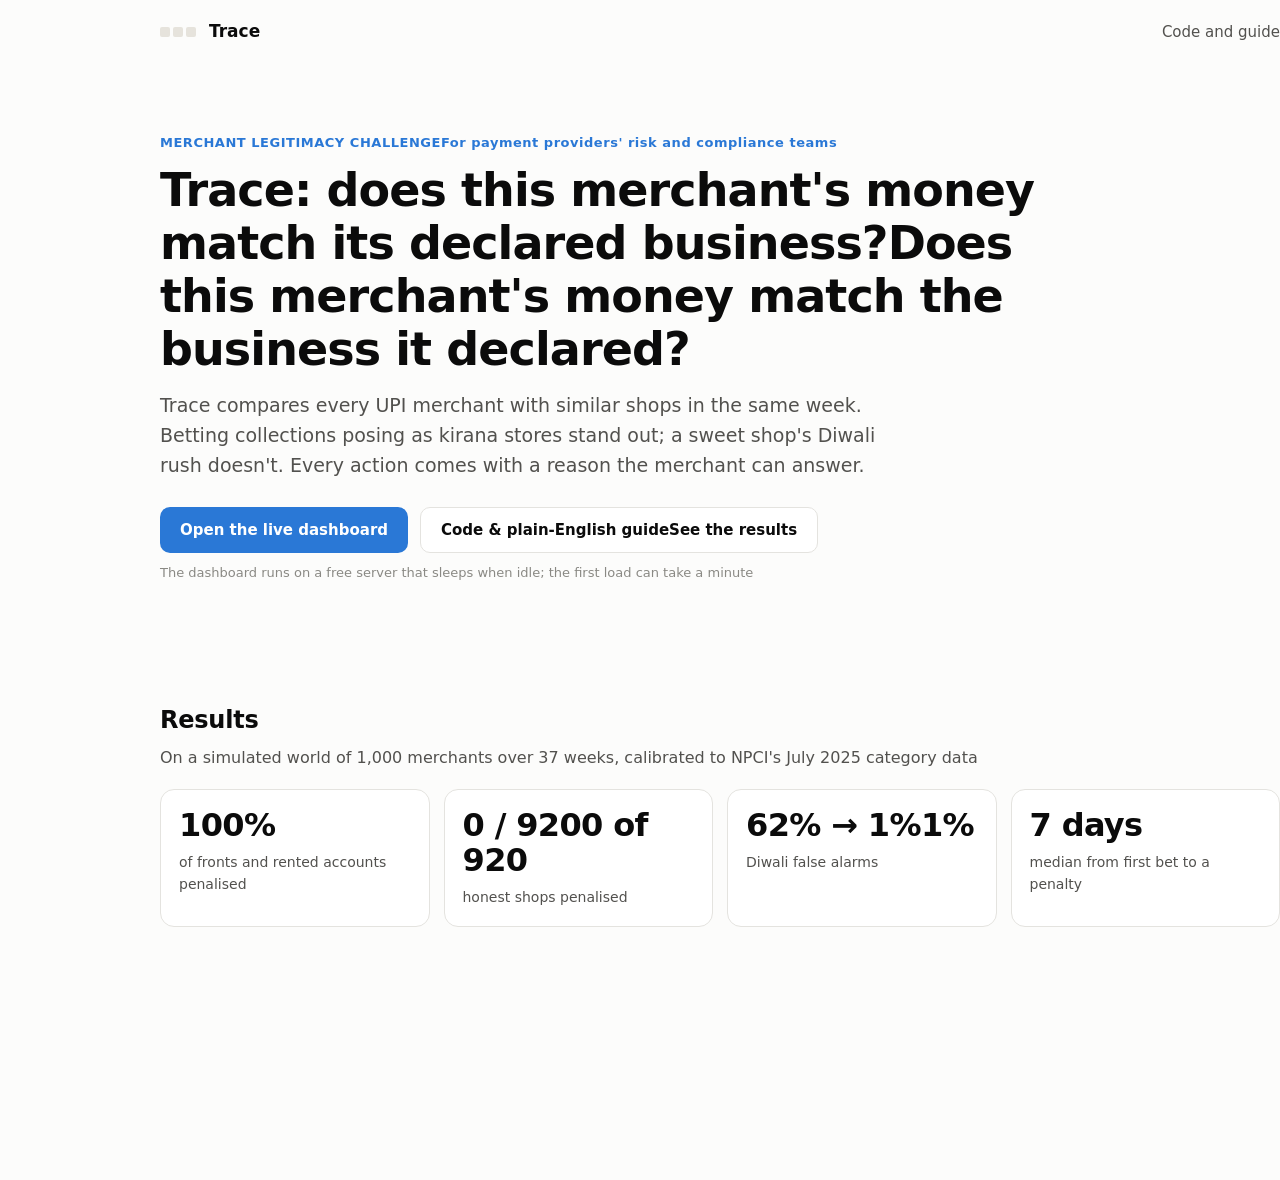
<file: unslop-story/story.html>
<!doctype html>
<html lang="en">
<head>
<meta charset="utf-8">
<title>Trace landing page: unslop story</title>
<meta name="unslop-steps" content="Spacing, Color and type, Copy, Details and visual">
<meta name="unslop-frame" content="136 0 1168">
<!-- Story file for a short video: the original landing page (step 0) unslopping itself into the current one.
     unslop by Damir Sokolovsky (@heydamir), CC BY 4.0. Fonts: IBM Plex, SIL Open Font License (fonts/OFL-IBM-Plex.txt). -->
<style>
  @font-face { font-family: "Plex Sans"; src: url(fonts/ibm-plex-sans-latin-400-normal.woff2) format("woff2"); font-weight: 400; }
  @font-face { font-family: "Plex Sans"; src: url(fonts/ibm-plex-sans-latin-500-normal.woff2) format("woff2"); font-weight: 500; }
  @font-face { font-family: "Plex Sans"; src: url(fonts/ibm-plex-sans-latin-600-normal.woff2) format("woff2"); font-weight: 600 700; }
  @font-face { font-family: "Plex Mono"; src: url(fonts/ibm-plex-mono-latin-400-normal.woff2) format("woff2"); font-weight: 400; }
  @font-face { font-family: "Plex Mono"; src: url(fonts/ibm-plex-mono-latin-500-normal.woff2) format("woff2"); font-weight: 500 700; }

  /* ---------------- step 0: the original page, as it was ---------------- */
  * { box-sizing: border-box; }
  html, body { margin: 0; }
  body { width: 1440px; min-height: 1180px; background-color: #fcfcfb; color: #0b0b0b;
         font: 16px/1.6 system-ui, -apple-system, "Segoe UI", Roboto, sans-serif; }
  main { width: 1168px; margin: 0 auto; padding: 0 24px 64px; }
  nav { display: flex; align-items: center; justify-content: space-between; height: 64px; }
  .logo { display: flex; align-items: center; gap: 10px; font-weight: 600; font-size: 17px; color: #0b0b0b; }
  .navlink { color: #52514e; font-size: 15px; }
  .pip { display: inline-block; width: 10px; height: 10px; border-radius: 2px; background-color: #e6e3dc; margin-right: 3px; }

  .hero { display: grid; grid-template-columns: 1fr 0fr; column-gap: 0px; align-items: center; padding: 16px 0 24px; }
  .copy { min-width: 0; }
  .eyebrow { color: #2a78d6; font-weight: 600; letter-spacing: 0.04em; font-size: 13px; margin: 0; }
  .eyebrow .from { text-transform: uppercase; }
  h1 { font-size: 46px; line-height: 1.15; font-weight: 700; letter-spacing: -0.02em; margin: 10px 0 14px; max-width: 900px; }
  .lede { font-size: 19px; line-height: 1.6; color: #52514e; max-width: 720px; margin: 0 0 26px; }
  .cta { display: flex; gap: 12px; }
  .btn { display: inline-flex; align-items: center; height: 46px; padding: 0 20px; border-radius: 10px; font-weight: 600; font-size: 15px; }
  .primary { background-color: #2a78d6; color: #ffffff; }
  .secondary { background-color: #ffffff; color: #0b0b0b; border: 1px solid #e4e3df; }
  .note { color: #8a8984; font-size: 13px; margin: 10px 0 0; }

  .preview-col { min-width: 0; overflow: hidden; }
  .preview { width: 520px; background-color: #ffffff; border: 1px solid rgba(17,24,39,0.08); border-radius: 16px; padding: 24px;
             box-shadow: 0 8px 24px rgba(0,0,0,0.06); }
  .pv-head { display: flex; justify-content: space-between; gap: 16px; padding-bottom: 16px; border-bottom: 1px solid rgba(17,24,39,0.08); }
  .pv-id { font: 500 16px/1.4 "Plex Mono", monospace; }
  .pv-meta { color: #6b7487; font-size: 13px; }
  .pv-title { font-size: 13px; color: #6b7487; margin: 20px 0 4px; }
  .cmp { padding: 12px 0; border-bottom: 1px solid rgba(17,24,39,0.08); }
  .cmp:last-of-type { border-bottom: 0; }
  .cmp-top { display: flex; justify-content: space-between; gap: 12px; font-size: 14px; }
  .fig-s { font: 13px "Plex Mono", monospace; color: #4b5565; }
  .bars { display: grid; grid-template-columns: 64px 1fr; gap: 6px 10px; align-items: center; margin-top: 8px; font-size: 12px; color: #6b7487; }
  .track { height: 6px; background-color: #eef1f5; border-radius: 3px; }
  .fill { height: 6px; border-radius: 3px; }
  .pv-foot { margin-top: 16px; padding: 12px 14px; background-color: #eceff4; border-radius: 10px; font-size: 13px; color: #4b5565; }

  h2 { font-size: 24px; font-weight: 700; letter-spacing: -0.01em; margin: 40px 0 6px; }
  .sub { color: #52514e; margin: 0 0 18px; font-size: 16px; }
  .stats { display: grid; grid-template-columns: repeat(4, 1fr); gap: 14px; }
  .stat { background-color: #ffffff; border: 1px solid #e4e3df; border-radius: 14px; padding: 18px; }
  .fig { font-size: 32px; line-height: 1.1; font-weight: 700; letter-spacing: -0.02em; }
  .lab { color: #52514e; font-size: 14px; margin-top: 8px; }

  /* ---------------- step 1: spacing on the 4px scale ---------------- */
  .s1 .hero { padding: 48px 0 64px; }
  .s1 .eyebrow { margin: 0 0 16px; }
  .s1 h1 { margin: 0 0 20px; }
  .s1 .lede { margin: 0 0 32px; }
  .s1 .note { margin: 16px 0 0; }
  .s1 h2 { margin: 48px 0 8px; }
  .s1 .sub { margin: 0 0 24px; }
  .s1 .stats { gap: 12px; }
  .s1 .stat { padding: 20px; }
  .s1 .lab { margin-top: 12px; }

  /* ---------------- step 2: ink-grey neutrals, one cobalt accent, IBM Plex ---------------- */
  .s2 body { background-color: #f5f7fa; color: #111827; font-family: "Plex Sans", system-ui, sans-serif; }
  .s2 .logo { color: #111827; }
  .s2 .navlink { color: #4b5565; }
  .s2 .eyebrow { color: #6b7487; font-weight: 400; letter-spacing: 0; font-size: 14px; }
  .s2 h1 { font-weight: 500; letter-spacing: -0.03em; line-height: 1.06; font-size: 52px; }
  .s2 .lede { color: #4b5565; font-size: 18px; }
  .s2 .btn { font-weight: 500; }
  .s2 .primary { background-color: #1f5fae; }
  .s2 .secondary { color: #111827; border-color: rgba(17,24,39,0.10); }
  .s2 .note { color: #6b7487; }
  .s2 h2 { font-weight: 500; font-size: 28px; }
  .s2 .sub { color: #4b5565; }
  .s2 .stat { border-color: rgba(17,24,39,0.08); }
  .s2 .fig { font-weight: 500; font-family: "Plex Mono", monospace; letter-spacing: 0; font-size: 30px; }
  .s2 .lab { color: #111827; }
  .s2 .pip.on1 { background-color: #1f5fae; }

  /* ---------------- step 3: copy ---------------- */

  /* ---------------- step 4: details and the product preview ---------------- */
  .s4 .hero { grid-template-columns: 1fr 1fr; column-gap: 48px; }
  .s4 h1 { font-size: 50px; }
  .s4 .btn { border-radius: 10px; }
  .s4 .stat { border-radius: 12px; }
  .s4 .preview-col { overflow: visible; }
</style>
</head>
<body>
<main>
  <nav data-gap="hero">
    <div class="logo" data-in="2"><span><i class="pip on1"></i><i class="pip on1"></i><i class="pip"></i></span>Trace</div>
    <span class="navlink" data-in="2">Code and guide</span>
  </nav>

  <div class="hero">
    <div class="copy">
      <p class="eyebrow swap" data-at="3" data-gap="hero" data-slop="Tracked caps"><span class="from">Merchant Legitimacy Challenge</span><span class="to">For payment providers' risk and compliance teams</span></p>
      <h1 class="swap" data-at="3" data-gap="hero" data-slop="Weight 700"><span class="from">Trace: does this merchant's money match its declared business?</span><span class="to">Does this merchant's money match the business it declared?</span></h1>
      <p class="lede" data-gap="hero">Trace compares every UPI merchant with similar shops in the same week. Betting collections posing as kirana stores stand out; a sweet shop's Diwali rush doesn't. Every action comes with a reason the merchant can answer.</p>
      <div class="cta" data-gap="hero">
        <span class="btn primary">Open the live dashboard</span>
        <span class="btn secondary swap" data-at="3"><span class="from">Code &amp; plain-English guide</span><span class="to">See the results</span></span>
      </div>
      <p class="note" data-gap="hero">The dashboard runs on a free server that sleeps when idle; the first load can take a minute</p>
    </div>

    <div class="preview-col">
      <div class="preview" data-in="4">
        <div class="pv-head">
          <div><div class="pv-id">M0002</div><div class="pv-meta">Declared as kirana · Pune, tier 2 · expects ₹48,000/month</div></div>
          <div style="display:flex;align-items:center;white-space:nowrap"><i class="pip" style="background-color:#c2410c"></i><i class="pip" style="background-color:#c2410c"></i><i class="pip" style="background-color:#c2410c"></i><i class="pip" style="background-color:#c2410c"></i><i class="pip"></i><span style="color:#c2410c;font-weight:500;font-size:14px;margin-left:6px">Review</span></div>
        </div>
        <p class="pv-title">This merchant vs similar kirana stores in tier-2 cities</p>
        <div class="cmp"><div class="cmp-top"><span>Money received during cricket match hours</span><span class="fig-s">57% vs 10%</span></div>
          <div class="bars"><span>M0002</span><div class="track"><div class="fill" style="width:57%;background-color:#1f5fae"></div></div><span>Peers</span><div class="track"><div class="fill" style="width:10%;background-color:#b8bfcc"></div></div></div></div>
        <div class="cmp"><div class="cmp-top"><span>Money sent straight back out the same day</span><span class="fig-s">86% vs 24%</span></div>
          <div class="bars"><span>M0002</span><div class="track"><div class="fill" style="width:86%;background-color:#1f5fae"></div></div><span>Peers</span><div class="track"><div class="fill" style="width:24%;background-color:#b8bfcc"></div></div></div></div>
        <div class="cmp"><div class="cmp-top"><span>Takings vs turnover declared at sign-up</span><span class="fig-s">21.9× vs 1.1×</span></div>
          <div class="bars"><span>M0002</span><div class="track"><div class="fill" style="width:100%;background-color:#1f5fae"></div></div><span>Peers</span><div class="track"><div class="fill" style="width:5%;background-color:#b8bfcc"></div></div></div></div>
        <div class="pv-foot">UPI ID found on a public betting page; shares phones, a bank account and gamblers with 6 other merchants</div>
      </div>
    </div>
  </div>

  <h2>Results</h2>
  <p class="sub">On a simulated world of 1,000 merchants over 37 weeks, calibrated to NPCI's July 2025 category data</p>
  <div class="stats">
    <div class="stat" data-radius><div class="fig">100%</div><div class="lab">of fronts and rented accounts penalised</div></div>
    <div class="stat"><div class="fig swap" data-at="3"><span class="from">0 / 920</span><span class="to">0 of 920</span></div><div class="lab">honest shops penalised</div></div>
    <div class="stat"><div class="fig swap" data-at="3"><span class="from">62% → 1%</span><span class="to">1%</span></div><div class="lab">Diwali false alarms</div></div>
    <div class="stat" data-radius><div class="fig">7 days</div><div class="lab">median from first bet to a penalty</div></div>
  </div>
</main>
</body>
</html>
</file>
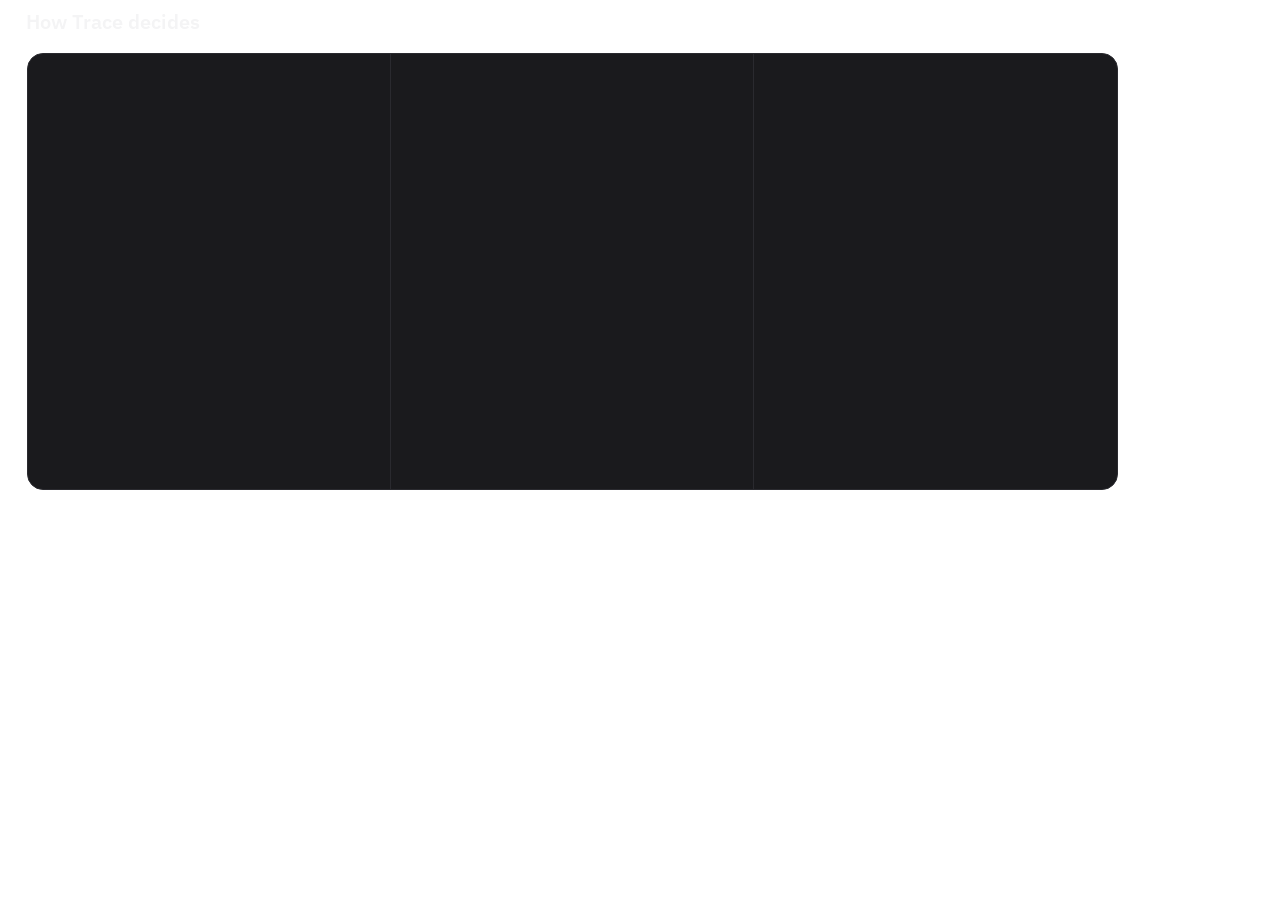
<file: app/assets/how_trace_decides.html>
<!doctype html>
<html lang="en">
<head>
<meta charset="utf-8">
<meta name="viewport" content="width=device-width, initial-scale=1">
<title>How Trace decides</title>
<style>
@font-face{font-family:"Plex Sans";font-weight:400;src:url([data-uri]) format("woff2");}
@font-face{font-family:"Plex Sans";font-weight:600;src:url([data-uri]) format("woff2");}
@font-face{font-family:"Plex Mono";font-weight:400;src:url([data-uri]) format("woff2");}

:root{
  --bg:transparent; --card:#1a1a1d; --line:#2a2a2f; --ink:#f4f4f5; --soft:#a8a8ad; --dim:#7d7d82;
  --grey:#6b6b70; --blue:#6490d8; --gold:#c4904a; --orange:#d4784a; --red:#c4605e;
}
*{box-sizing:border-box;margin:0;padding:0}
html,body{height:100%;background:var(--bg);overflow:hidden}
#wrap{position:fixed;inset:0}
/* The design is 1134 x 528 and scales to fit any window */
#stage{position:relative;width:1134px;height:528px;transform-origin:top left;font-family:"Plex Sans",system-ui,sans-serif;color:var(--ink);-webkit-font-smoothing:antialiased}
.abs{position:absolute}
#heading{left:26px;top:8px;font-weight:600;font-size:20px;line-height:28px;white-space:nowrap}
#card{left:26.5px;top:52.5px;width:1091px;height:437px;background:var(--card);border:1px solid var(--line);border-radius:16px}
.vdiv{top:52.5px;height:437px;width:1px;background:var(--line)}
.num{font-family:"Plex Mono",monospace;font-size:14px;color:var(--dim);line-height:18px;white-space:nowrap}
.cap{font-family:"Plex Mono",monospace;font-size:15.5px;line-height:20.5px;color:var(--dim);width:300px}
.hr{height:1px;width:300px;background:var(--line);top:319px}
.title{font-weight:600;font-size:20px;line-height:26px;white-space:nowrap}
.body{font-size:17.5px;line-height:28px;color:var(--soft);width:300px}
.item{will-change:transform,opacity}
.glow{position:absolute;top:-9px;width:60px;height:28px;opacity:0;filter:blur(2px);pointer-events:none}
/* section 1 */
.lrow{display:flex;justify-content:space-between;width:300px;font-size:16px;line-height:20px;color:#d6d6d9}
.track{width:300px;height:10px;border-radius:5px;background:#2b2b2e;overflow:hidden}
.fill{height:100%;border-radius:5px}
/* section 3 */
.bar{width:55.5px;border-radius:6px 6px 0 0}
.bnum{width:55.5px;text-align:center;font-family:"Plex Mono",monospace;font-size:16px;line-height:20px;color:#fff}
.blab{width:60px;text-align:center;font-size:14.5px;line-height:18px;color:var(--soft);white-space:nowrap}
</style>
</head>
<body>
<div id="wrap"><div id="stage">
  <div id="heading" class="abs">How Trace decides</div>
  <div id="card" class="abs"></div>
  <div class="abs vdiv" style="left:390px"></div>
  <div class="abs vdiv" style="left:753px"></div>
</div></div>

<script>
(function(){
  const stage = document.getElementById('stage');
  // live values, filled in by app/dashboard.py
  const __SHOP=__SHOP_VAL__, __PEERS=__PEERS_VAL__;
  const C = [58.5, 422.5, 785.5];
  const clamp=(x,a=0,b=1)=>Math.min(b,Math.max(a,x));
  const eExpo=x=>{x=clamp(x);return x>=1?1:1-Math.pow(2,-10*x);};      // fast start, long soft landing
  const eQuart=x=>1-Math.pow(1-clamp(x),4);
  const eIO=x=>{x=clamp(x);return x<.5?4*x*x*x:1-Math.pow(-2*x+2,3)/2;}; // slow-fast-slow
  const eBack=x=>{x=clamp(x);const c1=1.1,c3=c1+1;return 1+c3*Math.pow(x-1,3)+c1*Math.pow(x-1,2);}; // gentle settle
  const lerp=(a,b,t)=>a+(b-a)*t;
  const seg=(s,t0,d)=>clamp((s-t0)/d);

  function el(html,cls,style){const d=document.createElement('div');d.className='abs '+(cls||'');if(style)d.style.cssText=style;d.innerHTML=html||'';stage.appendChild(d);return d;}
  function fadeUp(e,s,t0,d,dy=10){const k=eExpo((s-t0)/d);e.style.opacity=k;e.style.transform=`translateY(${(1-k)*dy}px)`;}

  const sections=[
    {num:'01',cap:__PEER_CAP__,title:'Compare with peers',body:'Each merchant against similar shops in the same week, so festival rushes stay normal'},
    {num:'02',cap:__LINK_CAP__,title:'Follow the links',body:'Shared phones, bank accounts and gamblers tie fronts to known betting accounts'},
    {num:'03',cap:__LADDER_CAP__,title:'Ask before you punish',body:'Every action has a reason; money is held only with a second source of evidence'}
  ];
  sections.forEach((S,i)=>{
    S.numEl=el(S.num,'num',`left:${C[i]}px;top:83px`);
    S.capEl=el(S.cap,'cap',`left:${C[i]}px;top:257px`);
    S.hrEl =el('','hr',`left:${C[i]}px;transform-origin:left`);
    S.titleEl=el(S.title,'title',`left:${C[i]}px;top:344px`);
    S.bodyEl=el(S.body,'body',`left:${C[i]}px;top:378px`);
  });

  /* ---------- section 1: tracks draw, bars fill, glow rides the tip ---------- */
  const bar=(color,glow,top)=>el(
    `<div class="track" style="transform-origin:left"><div class="fill" style="background:${color}"></div></div>`+
    `<div class="glow" style="background:radial-gradient(closest-side,${glow},rgba(0,0,0,0))"></div>`,
    '',`left:${C[0]}px;top:${top}px;width:300px;height:10px`);
  const s1={
    L1:el('<span>'+__SHOP_LABEL__+'</span><span class="p">'+__SHOP+'%</span>','lrow',`left:${C[0]}px;top:151px`),
    L2:el('<span>Similar shops</span><span class="p">'+__PEERS+'%</span>','lrow',`left:${C[0]}px;top:202px`),
    B1:bar('var(--orange)','rgba(236,138,92,.75)',178.5),
    B2:bar('#7a7a82','rgba(170,170,180,.55)',230)
  };
  ['B1','B2'].forEach(k=>{const b=s1[k];b.track=b.querySelector('.track');b.fill=b.querySelector('.fill');b.glow=b.querySelector('.glow');});
  s1.p1=s1.L1.querySelector('.p'); s1.p2=s1.L2.querySelector('.p');

  /* ---------- section 2: ripple, lines shoot out, nodes land, rings trace ---------- */
  const NS='http://www.w3.org/2000/svg';
  const mk=(n,a)=>{const e=document.createElementNS(NS,n);for(const k in a)e.setAttribute(k,a[k]);return e;};
  const svg=mk('svg',{class:'abs',width:300,height:110,viewBox:'0 0 300 110'});
  svg.style.cssText=`left:${C[1]}px;top:125px;overflow:visible`;stage.appendChild(svg);
  const P={o1:[45.5,28],o2:[204.5,33],o3:[50,90.5],c:[126,58],h1:[266.5,63],h2:[202,92.5]};
  const ripples=[0,1].map(()=>{const r=mk('circle',{cx:P.c[0],cy:P.c[1],r:12,fill:'none',stroke:'#c4605e','stroke-width':1.5});svg.appendChild(r);return r;});
  const lineDefs=[['o1',0.55],['o3',0.67],['o2',0.79]];     // draw outward from the center
  const lines=lineDefs.map(([k,t0])=>{
    const len=Math.hypot(P[k][0]-P.c[0],P[k][1]-P.c[1]);
    const l=mk('line',{x1:P.c[0],y1:P.c[1],x2:P[k][0],y2:P[k][1],stroke:'#3d3d41','stroke-width':2,'stroke-linecap':'round','stroke-dasharray':len});
    l.dataset.len=len;l.dataset.t0=t0;l.dataset.key=k;svg.appendChild(l);return l;});
  const dot=(k,r,fill)=>{const c=mk('circle',{cx:0,cy:0,r,fill});svg.appendChild(c);return c;};
  const nodes={c:dot('c',12.5,'#c4605e'),o1:dot('o1',8,'#d4784a'),o2:dot('o2',8,'#d4784a'),o3:dot('o3',8,'#d4784a')};
  const rings=['h1','h2'].map(k=>{
    const r=8.5,circ=2*Math.PI*r;
    const c=mk('circle',{cx:0,cy:0,r,fill:'none',stroke:'#6a6a6f','stroke-width':2,'stroke-dasharray':circ});
    c.dataset.circ=circ;c.dataset.key=k;svg.appendChild(c);return c;});

  /* ---------- section 3: baseline draws, bars rise one by one ---------- */
  const BASE=212.5, BW=55.5, GAP=5;
  const base=el('','',`left:${C[2]}px;top:${BASE}px;width:300px;height:1px;background:#34343a;transform-origin:left`);
  const bars=[
    {n:__N0__,lab:'Monitor', h:10.5,c:'var(--grey)'},
    {n:__N1__, lab:'Ask',     h:23.5,c:'var(--blue)'},
    {n:__N2__,  lab:'Friction',h:36.5,c:'var(--gold)'},
    {n:__N3__, lab:'Review',  h:49.5,c:'var(--orange)'},
    {n:__N4__,  lab:'Offboard',h:62.5,c:'var(--red)'}
  ];
  bars.forEach((b,i)=>{
    b.x=C[2]+i*(BW+GAP);
    b.e=el('','bar',`left:${b.x}px;top:${BASE}px;height:0px;background:${b.c}`);
    b.ne=el('0','bnum',`left:${b.x}px;top:${BASE-28}px`);
    b.le=el(b.lab,'blab',`left:${b.x-2.25}px;top:${BASE+8}px`);
  });

  /* ---------- timeline ---------- */
  const START=[0.6,0.6,0.6];   // all three sections play together
  const TOTAL=START[2]+2.1+0.4;           // finish + 2s hold

  function render(t){
    const hk=eExpo(t/0.6), H=document.getElementById('heading');
    H.style.opacity=hk;H.style.transform=`translateY(${(1-hk)*-6}px)`;
    const ck=eExpo((t-0.1)/0.7), card=document.getElementById('card');
    card.style.opacity=ck;card.style.transform=`translateY(${(1-ck)*12}px)`;
    document.querySelectorAll('.vdiv').forEach(v=>v.style.opacity=ck);

    sections.forEach((S,i)=>{
      const s=t-START[i];
      fadeUp(S.numEl,s,0,0.4,6);
      S.hrEl.style.opacity=1; S.hrEl.style.transform=`scaleX(${eExpo((s-1.1)/0.6)})`;
      fadeUp(S.capEl,s,1.25,0.6);
      fadeUp(S.titleEl,s,1.4,0.6);
      fadeUp(S.bodyEl,s,1.55,0.6);
    });

    /* 01 */
    {const s=t-START[0];
     fadeUp(s1.L1,s,0.15,0.6,8); fadeUp(s1.L2,s,0.27,0.6,8);
     s1.B1.track.style.transform=`scaleX(${eExpo((s-0.1)/0.6)})`;
     s1.B2.track.style.transform=`scaleX(${eExpo((s-0.2)/0.6)})`;
     const r1=seg(s,0.55,0.95), r2=seg(s,0.75,0.95), g1=eIO(r1), g2=eIO(r2);
     const top_=Math.max(__SHOP,__PEERS,1), w1=300*(__SHOP/top_)*g1, w2=300*(__PEERS/top_)*g2;
     s1.B1.fill.style.width=w1+'px'; s1.B2.fill.style.width=w2+'px';
     const gl=(b,w,r)=>{b.glow.style.left=(w-30)+'px';b.glow.style.opacity=(r>0&&r<1)?Math.sin(Math.PI*Math.min(1,r*1.0))*0.95:0;};
     gl(s1.B1,w1,r1); gl(s1.B2,w2,r2);
     s1.p1.textContent=Math.round(__SHOP*g1)+'%'; s1.p2.textContent=Math.round(__PEERS*g2)+'%';}

    /* 02 */
    {const s=t-START[1];
     const ck=eExpo((s-0.1)/0.55), cs=lerp(0.2,1,eBack((s-0.1)/0.6));
     nodes.c.style.opacity=ck; nodes.c.setAttribute('transform',`translate(${P.c[0]},${P.c[1]}) scale(${cs})`);
     ripples.forEach((r,i)=>{const k=seg(s,0.3+i*0.28,1.0);
       r.setAttribute('r',lerp(13,62,eExpo(k)));r.style.opacity=k>0&&k<1?(1-k)*0.55:0;});
     lines.forEach(l=>{const k=eQuart((s-l.dataset.t0)/0.55);l.style.strokeDashoffset=(1-k)*l.dataset.len;
       const nk=(s-(+l.dataset.t0+0.42))/0.5, sc=eBack(nk), n=nodes[l.dataset.key], p=P[l.dataset.key];
       n.style.opacity=clamp(nk*4);n.setAttribute('transform',`translate(${p[0]},${p[1]}) scale(${Math.max(0,sc)})`);});
     rings.forEach((c,i)=>{const k=eQuart((s-(1.2+i*0.15))/0.6),p=P[c.dataset.key];
       c.style.strokeDashoffset=(1-k)*c.dataset.circ;c.style.opacity=k>0?1:0;
       c.setAttribute('transform',`translate(${p[0]},${p[1]}) rotate(-90)`);});}

    /* 03 */
    {const s=t-START[2];
     base.style.transform=`scaleX(${eExpo((s-0.05)/0.6)})`;
     bars.forEach((b,i)=>{
       const t0=0.4+0.14*i, k=eQuart((s-t0)/0.85), hh=b.h*k;
       b.e.style.height=hh+'px'; b.e.style.top=(BASE-hh)+'px';
       b.ne.style.top=(BASE-hh-28)+'px'; b.ne.style.opacity=clamp((s-t0)/0.2);
       b.ne.textContent=Math.round(b.n*k).toLocaleString('en-US');
       fadeUp(b.le,s,t0+0.35,0.5,6);});}
  }

  // Streamlit can size this frame after the page has loaded (width 0 at first), so measure again whenever the
  // frame changes size, and never let the drawing shrink to nothing
  function fit(){const w=innerWidth||document.documentElement.clientWidth||1092, h=innerHeight||document.documentElement.clientHeight||492;
    const k=Math.max(0.3,Math.min(w/1092,h/492,1));stage.style.transform=`scale(${k}) translateX(-26px)`;}
  addEventListener('resize',fit);addEventListener('load',fit);
  if(window.ResizeObserver)new ResizeObserver(fit).observe(document.documentElement);
  fit();setTimeout(fit,300);setTimeout(fit,1500);

  window.__renderAt=render; window.__TOTAL=TOTAL;
  const manual=/[?&]manual/.test(location.search);
  const reduce=false;  // plays even when the computer asks for reduced motion (the owner's choice)
  render(0);
  function play(){let t0=null;(function tick(ts){if(t0===null)t0=ts;const t=(ts-t0)/1000;render(Math.min(t,TOTAL));if(t<TOTAL)requestAnimationFrame(tick);})(performance.now());}
  // if the site's opening intro (app/assets/trace_intro.html) is still covering the page, wait for it to fade
  function introGone(){try{const o=parent.document.getElementById('trace-intro');
    return !o||getComputedStyle(o).visibility==='hidden'||+getComputedStyle(o).opacity<0.05;}catch(e){return true;}}
  function whenReady(fn){const t0=Date.now();(function wait(){if(introGone()||Date.now()-t0>5000)fn();else setTimeout(wait,100);})();}
  if(reduce){render(TOTAL);} else if(!manual){whenReady(()=>requestAnimationFrame(()=>play()));addEventListener('click',play);}
})();
</script>
</body>
</html>
</file>
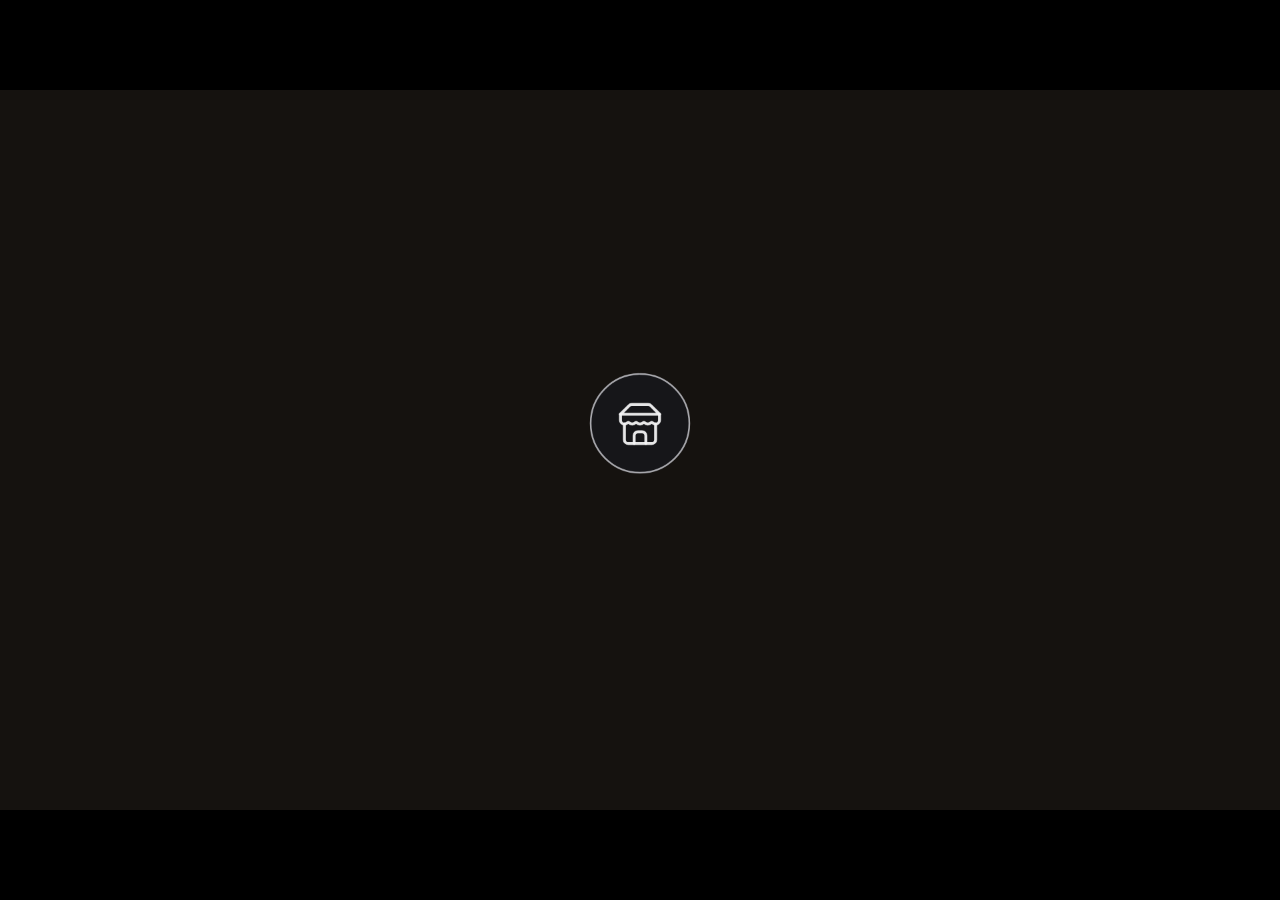
<file: explained/video/intro.html>
<!doctype html>
<html lang="en">
<head>
<meta charset="utf-8">
<meta name="viewport" content="width=device-width, initial-scale=1">
<title>Trace intro film</title>
<link rel="stylesheet" href="fonts.css">
<style>
  /* One 1920 x 1080 stage, drawn entirely by render(t) below and scaled to fit the window. */
  html, body { margin: 0; height: 100%; background: #000; overflow: hidden; }
  #wrap { position: fixed; inset: 0; display: grid; place-items: center; }
  canvas { width: min(100vw, 177.78vh); height: min(56.25vw, 100vh); display: block; }
  /* force the browser to load the three faces before the first frame */
  .preload { position: absolute; opacity: 0; pointer-events: none; }
</style>
</head>
<body>
<div id="wrap"><canvas id="c" width="1920" height="1080"></canvas></div>
<span class="preload" style="font-family:'Plex Sans';font-weight:400">a</span>
<span class="preload" style="font-family:'Plex Sans';font-weight:600">a</span>
<span class="preload" style="font-family:'Plex Mono'">a</span>
<script>
/*
  Trace: opening film, 47.5 seconds. "One shop, one day, one continuous shot."
  Timed to the voiceover (ElevenLabs, calm take, 46.1 s); the word times came from forced alignment.
    0.1   "Imagine a small bakery in Lucknow": the shop draws itself; "Sharma Bakes" types at 3.0
    8.1   "All day, customers scan its QR code": local payments; ₹200 at 11.6, ₹300 at 12.9
   14.1   "On the payment provider's screen": the card; ticks on "Real documents" 17.3,
          "Normal payments" 18.5, "Money settled the next morning" 19.8
   22.0   "But behind the counter...": the ticks undo, the day drains to night
   25.4   "At eight at night": clock to 8 PM, the camera pulls back over India; payments pour in at 27.8;
          Delhi 29.6, Mumbai 30.3, Kolkata 31.1; ₹500 32.1, ₹1,000 33.2, ₹500 34.4
   35.8   "And by midnight": 12 AM; "the money is gone" 36.8: it fans straight out
   38.5   "It's not a bakery": push back in, the ring turns red; "It's a betting front" 40.0
   42.6   black; "Introducing..." 44.2: the mark draws; "Trace" 45.3: the name opens
  Everything is a pure function of t, so the export can step it frame by frame at 60 fps.
*/
const W = 1920, H = 1080, TOTAL = 47.5;
const cv = document.getElementById("c"), ctx = cv.getContext("2d");

// ------------------------------------------------------------- palette (the dashboard's)
const COL = {
  ink: "#F4F4F5", soft: "#A8A8AD", dim: "#7D7D82", line: "#2C2C2F", card: "#17171A",
  grey: "#6B6B70", blue: "#6490D8", gold: "#C4904A", orange: "#D4784A", red: "#C4605E", map: "#3A3A41",
};
const BG_MORNING = [21, 18, 15], BG_DAY = [17, 17, 19], BG_NIGHT = [10, 11, 15];

// ------------------------------------------------------------- easing
const clamp = (x, a = 0, b = 1) => Math.min(b, Math.max(a, x));
const seg = (t, t0, d) => clamp((t - t0) / d);
const eExpo = (x) => (x = clamp(x), x >= 1 ? 1 : 1 - Math.pow(2, -10 * x));             // fast start, long soft landing
const eQuart = (x) => 1 - Math.pow(1 - clamp(x), 4);
const eIO = (x) => (x = clamp(x), x < 0.5 ? 4 * x * x * x : 1 - Math.pow(-2 * x + 2, 3) / 2); // slow, fast, slow
const eSine = (x) => -(Math.cos(Math.PI * clamp(x)) - 1) / 2;
const eBack = (x) => { x = clamp(x); const c1 = 1.15, c3 = c1 + 1; return 1 + c3 * Math.pow(x - 1, 3) + c1 * Math.pow(x - 1, 2); };
const lerp = (a, b, t) => a + (b - a) * t;
const mix = (c1, c2, t) => c1.map((v, i) => Math.round(lerp(v, c2[i], t)));
const hex = (h) => [1, 3, 5].map((i) => parseInt(h.slice(i, i + 2), 16));
const rgb = (c, a = 1) => `rgba(${c[0]},${c[1]},${c[2]},${a})`;

// seeded random, so every render is identical
function rng(seed) { let s = seed >>> 0; return () => ((s = (s * 1664525 + 1013904223) >>> 0) / 4294967296); }

// ------------------------------------------------------------- India, as a faint field of dots
// approximate mainland outline (longitude, latitude): good enough for a dotted silhouette
const INDIA = [[68.4,23.7],[69.8,24.2],[71.0,24.6],[70.1,25.7],[69.6,26.8],[70.6,27.7],[72.3,28.4],[73.4,29.9],[74.0,30.5],[74.6,31.0],
  [75.3,32.2],[74.7,32.5],[74.3,33.0],[73.8,34.3],[74.5,35.0],[76.5,35.8],[78.0,35.5],[78.8,34.3],[78.4,32.5],[79.0,31.0],[80.3,30.2],
  [80.1,28.8],[81.0,28.4],[83.0,27.4],[84.0,27.3],[86.0,26.6],[88.1,26.4],[89.8,26.8],[92.1,26.9],[94.2,27.6],[96.0,28.2],[97.3,27.8],
  [96.2,27.1],[95.2,26.6],[94.6,25.2],[94.2,23.8],[93.2,22.3],[92.4,22.0],[92.2,23.5],[91.4,24.0],[91.9,25.1],[90.0,25.3],[88.6,25.2],
  [88.6,24.3],[88.9,23.0],[89.0,21.9],[88.2,21.6],[87.0,21.6],[86.6,20.4],[85.1,19.5],[83.4,18.0],[82.3,17.0],[81.3,16.4],[80.1,15.5],
  [80.3,13.1],[79.9,12.0],[79.3,10.3],[78.2,8.9],[77.5,8.1],[76.3,9.5],[75.8,11.2],[74.8,12.9],[74.1,14.8],[73.4,16.5],[72.8,19.0],
  [72.6,21.0],[70.2,20.9],[69.0,22.4],[68.4,23.7]];
const SHOP_LL = [80.95, 26.85];           // Lucknow
const K = 74;                              // world units per degree
const W_LL = (lon, lat) => [(lon - SHOP_LL[0]) * K, (SHOP_LL[1] - lat) * K];
function inside(lon, lat) {
  let c = false;
  for (let i = 0, j = INDIA.length - 1; i < INDIA.length; j = i++) {
    const [xi, yi] = INDIA[i], [xj, yj] = INDIA[j];
    if ((yi > lat) !== (yj > lat) && lon < ((xj - xi) * (lat - yi)) / (yj - yi) + xi) c = !c;
  }
  return c;
}
const MAP = [];
for (let lat = 8; lat <= 36; lat += 0.62) for (let lon = 68; lon <= 97.5; lon += 0.62) if (inside(lon, lat)) MAP.push(W_LL(lon, lat));
const CITIES = { Delhi: [77.21, 28.61], Mumbai: [72.88, 19.08], Kolkata: [88.36, 22.57], Bengaluru: [77.59, 12.97],
  Hyderabad: [78.49, 17.39], Chennai: [80.27, 13.08], Jaipur: [75.79, 26.91], Patna: [85.14, 25.59], Ahmedabad: [72.57, 23.02], Pune: [73.86, 18.52] };
function randomLand(r, minDist) {
  for (;;) {
    const lon = 68.5 + r() * 28.5, lat = 8.3 + r() * 27.5;
    if (!inside(lon, lat)) continue;
    const w = W_LL(lon, lat);
    if (Math.hypot(w[0], w[1]) >= minDist) return w;
  }
}

// ------------------------------------------------------------- the camera
// screen = anchor + (world - cam) * scale. Day: the shop at (700, 500), life size. Night: all of India.
const CAM_DAY = { a: [700, 500], c: [0, 0], s: 1 };
const CAM_NIGHT = { a: [960, 548], c: W_LL(82.6, 22.4), s: 0.38 };
const CAM_END = { a: [960, 470], c: [0, 0], s: 1 };
function camera(t) {
  // the shop starts centred, then slides left to make room for the provider's card
  const room = eIO(seg(t, 13.3, 1.2));
  CAM_DAY.a = [lerp(960, 700, room), 500];
  const out = eIO(seg(t, 24.9, 2.6)), back = eIO(seg(t, 38.2, 1.7));
  const A = out < 1 ? CAM_DAY : CAM_NIGHT, B = out < 1 ? CAM_NIGHT : CAM_END, k = out < 1 ? out : back;
  // a slow drift keeps the night shot alive
  const drift = out >= 1 && back <= 0 ? Math.sin((t - 27.5) * 0.35) * 0.006 : 0;
  return { a: [lerp(A.a[0], B.a[0], k), lerp(A.a[1], B.a[1], k)], c: [lerp(A.c[0], B.c[0], k), lerp(A.c[1], B.c[1], k)],
    s: lerp(A.s, B.s, k) * (1 + drift) };
}
const toScreen = (cam, w) => [cam.a[0] + (w[0] - cam.c[0]) * cam.s, cam.a[1] + (w[1] - cam.c[1]) * cam.s];

// ------------------------------------------------------------- payments
// a payment is a dot that travels a gentle curve into the shop, leaving a short fading trail
function curve(o, k) { // quadratic bezier from o to the shop (0,0), bowed to one side
  const mx = o[0] / 2, my = o[1] / 2, d = Math.hypot(o[0], o[1]) || 1;
  return [mx + (-o[1] / d) * d * 0.22 * k, my + (o[0] / d) * d * 0.22 * k];
}
const bez = (o, c, u) => [(1 - u) * (1 - u) * o[0] + 2 * (1 - u) * u * c[0], (1 - u) * (1 - u) * o[1] + 2 * (1 - u) * u * c[1]];

const DAY_PAY = (() => {
  const r = rng(3), list = [];
  // arrival times; "Two hundred rupees" is spoken at 11.6 and "Three hundred" at 12.9
  const arrivals = [9.0, 9.9, 10.8, 11.6, 12.9, 13.6], amounts = [140, 260, 180, 200, 300, 90];
  arrivals.map((a) => a - 1.5).forEach((t0, i) => {
    const ang = -2.4 + r() * 4.2, dist = 300 + r() * 160;
    const o = [Math.cos(ang) * dist, Math.sin(ang) * dist * 0.75];
    list.push({ t0, dur: 1.5, o, c: curve(o, r() < 0.5 ? 1 : -1), amt: amounts[i] });
  });
  return list;
})();

const NIGHT_PAY = (() => {
  const r = rng(11), list = [];
  const amounts = [500, 1000, 500, 500, 2000, 1000, 500, 5000, 500, 1000];
  // arrivals ramp up as the match goes on: inverse of a rising rate
  const N = 190, start = 27.6, end = 34.8;   // every bet lands before "the money's gone" (36.9)
  for (let i = 0; i < N; i++) {
    const q = i / N, t0 = start + (end - start) * Math.pow(q, 0.62) + (r() - 0.5) * 0.08;
    const o = randomLand(r, 160);
    list.push({ t0, dur: 1.35 + r() * 0.6, o, c: curve(o, r() < 0.5 ? 1 : -1), amt: amounts[Math.floor(r() * amounts.length)] });
  }
  // the three the narrator calls out: Delhi, Mumbai, Kolkata
  [["Delhi", 29.7], ["Mumbai", 30.4], ["Kolkata", 31.2]].forEach(([city, t0]) => {
    const o = W_LL(...CITIES[city]);
    list.push({ t0, dur: 1.6, o, c: curve(o, city === "Mumbai" ? -1 : 1), amt: 500, city });
  });
  return list.sort((a, b) => a.t0 - b.t0);
})();

const PAYOUT = (() => { // midnight: the money fans out to many accounts
  const r = rng(29), list = [];
  for (let i = 0; i < 44; i++) list.push({ t0: 36.9 + r() * 0.45, dur: 1.0 + r() * 0.5, d: randomLand(r, 220) });
  return list;
})();

// the narrator's beats, shown as tags beside the shop
const CALLOUTS = [{ t: 32.1, txt: "₹500" }, { t: 33.2, txt: "₹1,000" }, { t: 34.4, txt: "₹500" }];

// ------------------------------------------------------------- icons (lucide, 24-unit box)
const STORE = ["m2 7 4.41-4.41A2 2 0 0 1 7.83 2h8.34a2 2 0 0 1 1.42.59L22 7", "M4 12v8a2 2 0 0 0 2 2h12a2 2 0 0 0 2-2v-8",
  "M15 22v-4a2 2 0 0 0-2-2h-2a2 2 0 0 0-2 2v4", "M2 7h20",
  "M22 7v3a2 2 0 0 1-2 2a2.7 2.7 0 0 1-1.59-.63.7.7 0 0 0-.82 0A2.7 2.7 0 0 1 16 12a2.7 2.7 0 0 1-1.59-.63.7.7 0 0 0-.82 0A2.7 2.7 0 0 1 12 12a2.7 2.7 0 0 1-1.59-.63.7.7 0 0 0-.82 0A2.7 2.7 0 0 1 8 12a2.7 2.7 0 0 1-1.59-.63.7.7 0 0 0-.82 0A2.7 2.7 0 0 1 4 12a2 2 0 0 1-2-2V7"].map((d) => new Path2D(d));
function icon(paths, cx, cy, size, color, alpha, lw = 1.6) {
  ctx.save(); ctx.globalAlpha *= alpha; ctx.translate(cx - size / 2, cy - size / 2); ctx.scale(size / 24, size / 24);
  ctx.strokeStyle = color; ctx.lineWidth = lw; ctx.lineCap = "round"; ctx.lineJoin = "round";
  paths.forEach((p) => ctx.stroke(p)); ctx.restore();
}
function check(cx, cy, size, color, u) { // a tick that draws itself (u 0..1)
  if (u <= 0) return;
  ctx.save(); ctx.translate(cx - size / 2, cy - size / 2); ctx.scale(size / 24, size / 24);
  const len = 22.6; ctx.setLineDash([len, len]); ctx.lineDashOffset = len * (1 - u);
  ctx.strokeStyle = color; ctx.lineWidth = 2.2; ctx.lineCap = "round"; ctx.lineJoin = "round";
  ctx.beginPath(); ctx.moveTo(4, 12); ctx.lineTo(9, 17); ctx.lineTo(20, 6); ctx.stroke(); ctx.restore();
}

// ------------------------------------------------------------- text helpers
const SANS = (w, px) => `${w} ${px}px "Plex Sans", system-ui, sans-serif`;
const MONO = (px) => `400 ${px}px "Plex Mono", ui-monospace, monospace`;
function text(s, x, y, font, color, alpha = 1, align = "left") {
  if (alpha <= 0) return;
  ctx.save(); ctx.globalAlpha *= alpha; ctx.font = font; ctx.fillStyle = color; ctx.textAlign = align; ctx.textBaseline = "alphabetic";
  ctx.fillText(s, x, y); ctx.restore();
}
function typed(s, u) { return s.slice(0, Math.round(s.length * clamp(u))); }

// ------------------------------------------------------------- clock
function minutesAt(t) {
  if (t < 8) return 7 * 60;
  if (t < 21.5) return lerp(7 * 60, 18 * 60 + 30, eSine(seg(t, 8, 13.5)));
  if (t < 25.4) return 18 * 60 + 30;
  if (t < 25.9) return lerp(18 * 60 + 30, 20 * 60, eQuart(seg(t, 25.4, 0.5)));   // "At eight at night"
  if (t < 36.0) return lerp(20 * 60, 24 * 60, seg(t, 26.6, 9.4));                 // "...by midnight"
  return 24 * 60;
}
function clockLabel(m) {
  m = Math.floor(m / 5) * 5; let h = Math.floor(m / 60) % 24; const mm = m % 60;
  const ap = h >= 12 ? "PM" : "AM"; h = h % 12 || 12;
  return `${String(h).padStart(2, "0")}:${String(mm).padStart(2, "0")} ${ap}`;
}

// ------------------------------------------------------------- the frame
function render(t) {
  // background: warm morning, neutral day, cold night
  const toDay = eIO(seg(t, 4, 6)), toNight = eIO(seg(t, 22.0, 2.5)), toBlack = eIO(seg(t, 42.6, 0.9));
  let bg = mix(mix(BG_MORNING, BG_DAY, toDay), BG_NIGHT, toNight);
  bg = mix(bg, [0, 0, 0], toBlack);
  ctx.fillStyle = rgb(bg); ctx.fillRect(0, 0, W, H);

  const cam = camera(t), S = toScreen(cam, [0, 0]);
  const scene = 1 - toBlack;                 // everything before the logo fades together
  ctx.save(); ctx.globalAlpha = scene;

  // ---- map of India (night)
  const mapA = eIO(seg(t, 25.1, 2.2)) * (1 - eIO(seg(t, 38.2, 1.2)));
  if (mapA > 0) {
    ctx.fillStyle = COL.map;
    ctx.globalAlpha = scene * mapA * 0.75;
    const r = 2.2;
    for (const w of MAP) { const p = toScreen(cam, w); ctx.beginPath(); ctx.arc(p[0], p[1], r, 0, 6.2832); ctx.fill(); }
    ctx.globalAlpha = scene;
  }

  // ---- local customers (day)
  for (const P of DAY_PAY) drawPayment(t, cam, P, hex(COL.soft), 8, 0.55);

  // ---- night payments and city labels
  for (const P of NIGHT_PAY) drawPayment(t, cam, P, hex(COL.red), 4.2, 0.6);
  for (const P of NIGHT_PAY) if (P.city) {
    const a = eExpo(seg(t, P.t0 - 0.15, 0.35)) * (1 - eQuart(seg(t, P.t0 + 1.25, 0.5)));
    if (a > 0) {
      const p = toScreen(cam, P.o);
      ctx.save(); ctx.globalAlpha *= a; ctx.strokeStyle = COL.red; ctx.lineWidth = 1.5;
      const rr = lerp(6, 22, eExpo(seg(t, P.t0 - 0.15, 0.9)));
      ctx.globalAlpha *= 1 - seg(t, P.t0, 0.9) * 0.7; ctx.beginPath(); ctx.arc(p[0], p[1], rr, 0, 6.2832); ctx.stroke(); ctx.restore();
      text(P.city, p[0] + 16, p[1] - 14, MONO(24), COL.ink, a);
    }
  }

  // ---- midnight: the money leaves
  for (const P of PAYOUT) {
    const u = seg(t, P.t0, P.dur); if (u <= 0 || t > P.t0 + P.dur + 0.6) continue;
    const k = eExpo(u), fade = 1 - seg(t, P.t0 + P.dur, 0.6);
    for (let i = 8; i >= 0; i--) {
      const kk = eExpo(seg(t - i * 0.022, P.t0, P.dur)); if (kk <= 0) continue;
      const p = toScreen(cam, [P.d[0] * kk, P.d[1] * kk]);
      ctx.fillStyle = rgb(hex(COL.gold), (i === 0 ? 1 : (1 - i / 9) * 0.35) * fade);
      ctx.beginPath(); ctx.arc(p[0], p[1], i === 0 ? 4.4 : 3.2 * (1 - i / 12), 0, 6.2832); ctx.fill();
    }
    void k;
  }

  // ---- the shop
  drawShop(t, cam, S);

  // ---- "what the provider sees" card (day)
  drawCard(t, S);

  // ---- money tags beside the shop
  DAY_PAY.forEach((P, i) => tag(t, P.t0 + P.dur, S, `₹${P.amt}`, MONO(32), COL.soft, i % 2 ? 96 : -96, -104, 1.3, i % 2 ? "left" : "right"));
  CALLOUTS.forEach((c, i) => tag(t, c.t, S, c.txt, MONO(40), COL.ink, i === 1 ? 64 : -64, -70, 1.1, i === 1 ? "left" : "right"));

  // ---- running total since 8 PM, then drained at midnight
  drawCounter(t);

  // ---- clock
  const clockA = eExpo(seg(t, 5.2, 1.0)) * (1 - eQuart(seg(t, 39.6, 0.8)));
  if (clockA > 0) {
    text("Lucknow", W - 120, 104, MONO(18), COL.dim, clockA, "right");
    const night = t > 25.4;
    text(clockLabel(minutesAt(t)), W - 120, 146, MONO(36), night ? COL.ink : COL.soft, clockA, "right");
  }
  ctx.restore();

  // ---- Trace: the mark draws itself and the name opens beside it
  drawTrace(t - 43.45);   // the name starts opening 1.85 s in, on "Trace" at 45.3
}

function drawPayment(t, cam, P, color, r, trailA) {
  const u = seg(t, P.t0, P.dur);
  if (u <= 0 || u >= 1) return;
  for (let i = 9; i >= 0; i--) {
    const uu = eIO(seg(t - i * 0.03, P.t0, P.dur)); if (uu <= 0) continue;
    const p = toScreen(cam, bez(P.o, P.c, uu));
    const a = i === 0 ? 1 : (1 - i / 10) * trailA;
    ctx.fillStyle = rgb(color, a * (u < 0.08 ? u / 0.08 : 1));
    ctx.beginPath(); ctx.arc(p[0], p[1], i === 0 ? r : r * (1 - i / 13), 0, 6.2832); ctx.fill();
  }
}

function tag(t, t0, S, s, font, color, dx, dy, life = 1.3, align = "left") {
  const u = seg(t, t0, life); if (u <= 0 || u >= 1) return;
  const a = eExpo(u * 4) * (1 - eQuart(seg(t, t0 + life * 0.55, life * 0.45)));
  text(s, S[0] + dx, S[1] + dy - eExpo(u) * 26, font, color, a, align);
}

function drawShop(t, cam, S) {
  // size follows the camera, but never smaller than a readable node
  const base = Math.max(74 * cam.s, 34);
  // each arrival nudges the ring outward, then it settles
  let bump = 0;
  for (const P of DAY_PAY) { const d = t - (P.t0 + P.dur); if (d > 0 && d < 1) bump += Math.exp(-d * 6) * 6; }
  for (const P of NIGHT_PAY) { const d = t - (P.t0 + P.dur); if (d > 0 && d < 0.6) bump += Math.exp(-d * 9) * 1.4; }
  bump = Math.min(bump, 10);
  const draw = eExpo(seg(t, 0.15, 1.3));                      // the ring traces itself in
  const red = eIO(seg(t, 38.6, 0.9)), nightRed = eIO(seg(t, 31.0, 3.0)) * 0.35;
  const ringCol = mix(mix(hex(COL.soft), hex(COL.red), nightRed), hex(COL.red), red);
  const R = base + bump;
  if (draw > 0) {
    ctx.save();
    ctx.fillStyle = rgb(mix(hex("#17171A"), [0, 0, 0], 0)); ctx.globalAlpha *= draw;
    ctx.beginPath(); ctx.arc(S[0], S[1], R, 0, 6.2832); ctx.fill(); ctx.restore();
    ctx.save(); ctx.strokeStyle = rgb(ringCol); ctx.lineWidth = 2.5; ctx.lineCap = "round";
    ctx.beginPath(); ctx.arc(S[0], S[1], R, -Math.PI / 2, -Math.PI / 2 + 6.2832 * draw); ctx.stroke(); ctx.restore();
    const iconA = eExpo(seg(t, 0.8, 0.9));
    const isz = R * 0.95 * lerp(0.86, 1, eBack(seg(t, 0.8, 0.8)));
    icon(STORE, S[0], S[1] + 1, isz, rgb(mix(hex(COL.ink), hex(COL.red), red)), iconA, 1.5);
  }

  // name and line beneath: typed in, hidden while the camera is out over India, swapped at the reveal
  const out = eIO(seg(t, 24.8, 0.8)) * (1 - eIO(seg(t, 38.6, 0.8)));
  const la = 1 - out;
  const y1 = S[1] + R + 74, y2 = y1 + 42;
  const nameU = seg(t, 2.95, 0.7), lineU = seg(t, 3.6, 0.9);
  const quoted = eIO(seg(t, 38.7, 0.6));
  text(quoted > 0.5 ? "“Sharma Bakes”" : typed("Sharma Bakes", nameU), S[0], y1, SANS(600, 46), COL.ink, la, "center");
  // "Bakery · Lucknow" blurs away; "Betting front" rolls in
  const swap = seg(t, 40.0, 0.9);
  if (swap < 1) {
    ctx.save(); if (swap > 0) ctx.filter = `blur(${eQuart(swap) * 10}px)`;
    text(typed("Bakery  ·  Lucknow", lineU), S[0], y2, MONO(26), COL.soft, la * (1 - eQuart(swap)), "center"); ctx.restore();
  }
  if (swap > 0) {
    const word = "Betting front";
    ctx.save(); ctx.font = MONO(30); const total = ctx.measureText(word).width; ctx.restore();
    let x = S[0] - total / 2;
    for (let i = 0; i < word.length; i++) {
      const ch = word[i], u = eExpo(seg(t, 40.25 + i * 0.03, 0.5));
      ctx.save(); ctx.font = MONO(30); const w = ctx.measureText(ch).width; ctx.restore();
      text(ch, x, y2 + 4 + (1 - u) * 18, MONO(30), COL.red, u);
      x += w;
    }
  }
}

function roundRectPath(x, y, w, h, r) {
  ctx.beginPath(); ctx.moveTo(x + r, y); ctx.arcTo(x + w, y, x + w, y + h, r); ctx.arcTo(x + w, y + h, x, y + h, r);
  ctx.arcTo(x, y + h, x, y, r); ctx.arcTo(x, y, x + w, y, r); ctx.closePath();
}
function drawCard(t, S) {
  const draw = eExpo(seg(t, 14.1, 1.1));
  const out = eIO(seg(t, 23.3, 1.0));
  if (draw <= 0 || out >= 1) return;
  const x = S[0] + 210, y = S[1] - 150, w = 560, h = 300, r = 18;
  const a = 1 - out;
  ctx.save(); ctx.globalAlpha *= a;
  // the outline traces in, then the card fills
  const per = 2 * (w + h);
  ctx.fillStyle = rgb(hex(COL.card), eQuart(seg(t, 14.6, 0.6)));
  roundRectPath(x, y, w, h, r); ctx.fill();
  ctx.setLineDash([per, per]); ctx.lineDashOffset = per * (1 - draw);
  ctx.strokeStyle = COL.line; ctx.lineWidth = 1.5; roundRectPath(x, y, w, h, r); ctx.stroke(); ctx.setLineDash([]);
  // a hairline ties the card to the shop
  const tie = eExpo(seg(t, 14.2, 0.8));
  ctx.strokeStyle = COL.line; ctx.beginPath(); ctx.moveTo(S[0] + 90, S[1]); ctx.lineTo(lerp(S[0] + 90, x, tie), S[1]); ctx.stroke();
  text("What the payment provider sees", x + 36, y + 56, MONO(20), COL.dim, eExpo(seg(t, 14.7, 0.6)));
  const rows = ["Documents verified", "Payments look normal", "Settled next morning"];
  rows.forEach((row, i) => {
    const t0 = [17.15, 18.35, 19.65][i], ry = y + 118 + i * 62;   // on each spoken phrase
    const ta = eExpo(seg(t, t0, 0.7));
    text(row, x + 36 + (1 - ta) * 12, ry + 10, SANS(400, 30), COL.ink, ta);
    // ticks draw in; at "But behind the counter..." they undo, last first
    const undo = eQuart(seg(t, 22.0 + (2 - i) * 0.3, 0.45));
    check(x + w - 62, ry, 30, COL.soft, eQuart(seg(t, t0 + 0.35, 0.5)) * (1 - undo));
  });
  ctx.restore();
}

function drawCounter(t) {
  const a = eExpo(seg(t, 27.7, 0.8)) * (1 - eQuart(seg(t, 38.4, 0.7)));
  if (a <= 0) return;
  let sum = 0;
  for (const P of NIGHT_PAY) if (t >= P.t0 + P.dur) sum += P.amt;
  const drain = eIO(seg(t, 36.9, 0.9));
  const peak = NIGHT_PAY.reduce((s, P) => s + (36.9 >= P.t0 + P.dur ? P.amt : 0), 0);
  const shown = t < 36.9 ? sum : Math.round(peak * (1 - drain) / 100) * 100;
  text("Received since 8 PM", 120, 104, MONO(18), COL.dim, a);
  text(`₹${shown.toLocaleString("en-IN")}`, 120, 160, MONO(52), shown === 0 && t > 37.2 ? COL.gold : COL.ink, a);
  const outA = eExpo(seg(t, 36.95, 0.5)) * a;
  text("Paid out by midnight", 120, 206, MONO(18), COL.gold, outA);
}

// The Trace intro: big dot pops, the stem draws, the small dot lands, then the mark slides left as the name opens
function drawTrace(s) {
  if (s < 0) return;
  const size = 170, k = size / 159;            // the intro's 159-unit box
  const word = "Trace", wordFont = SANS(600, 118);
  ctx.save(); ctx.font = wordFont; const ww = ctx.measureText(word).width; ctx.restore();
  const gap = 38, open = eIO(seg(s, 1.7, 0.85));
  const groupW = size + open * (gap + ww);
  const gx = W / 2 - groupW / 2, gy = H / 2 - (155 * k) / 2;
  const P = (u, v) => [gx + (u - 74) * k, gy + (v - 41) * k];
  const big = P(122, 148), small = P(200, 74);
  ctx.save(); ctx.fillStyle = COL.ink; ctx.strokeStyle = COL.ink;
  const bs = Math.max(0, eBack(seg(s, 0.15, 0.6)));
  ctx.beginPath(); ctx.arc(big[0], big[1], 44 * k * bs, 0, 6.2832); ctx.fill();
  const st = eExpo(seg(s, 0.55, 0.5));
  if (st > 0) {
    ctx.lineWidth = 14 * k; ctx.lineCap = "butt"; ctx.beginPath(); ctx.moveTo(big[0], big[1]);
    ctx.lineTo(lerp(big[0], small[0], st), lerp(big[1], small[1], st)); ctx.stroke();
  }
  const ss = Math.max(0, eBack(seg(s, 0.95, 0.5)));
  ctx.beginPath(); ctx.arc(small[0], small[1], 29 * k * ss, 0, 6.2832); ctx.fill();
  ctx.restore();
  // the name, revealed through an opening window beside the mark
  const wu = eExpo(seg(s, 1.85, 0.8));
  if (wu > 0) {
    const wx = gx + size + gap;
    ctx.save(); ctx.beginPath(); ctx.rect(wx - 4, 0, open * (ww + 8), H); ctx.clip();
    text(word, wx - (1 - wu) * 40, H / 2 + 42, wordFont, COL.ink, wu);
    ctx.restore();
  }
  // optional tagline under the logo, used by the demo film's ending (window.__TAGLINE = true); off in the intro
  if (window.__TAGLINE) {
    const ta = eExpo(seg(s, 2.75, 0.8));
    text("Catch the fronts. Protect the shops.", W / 2, H / 2 + 160 + (1 - ta) * 14, MONO(34), COL.soft, ta, "center");
  }
}

// ------------------------------------------------------------- playback
window.__renderAt = render; window.__TOTAL = TOTAL;
const params = new URLSearchParams(location.search);
function play() {
  let t0 = null;
  const tick = (ts) => { if (t0 === null) t0 = ts; const t = (ts - t0) / 1000 + (+params.get("from") || 0); render(Math.min(t, TOTAL)); if (t < TOTAL) requestAnimationFrame(tick); };
  requestAnimationFrame(tick);
}
document.fonts.ready.then(() => {
  window.__ready = true;
  if (params.has("t")) render(+params.get("t"));
  else if (!params.has("manual")) { play(); addEventListener("click", play); }
  else render(0);
});
</script>
</body>
</html>
</file>
<file: explained/video/fonts.css>
@font-face{font-family:"Plex Sans";font-weight:400;src:url([data-uri]) format("woff2");}
@font-face{font-family:"Plex Sans";font-weight:600;src:url([data-uri]) format("woff2");}
@font-face{font-family:"Plex Mono";font-weight:400;src:url([data-uri]) format("woff2");}
</file>
